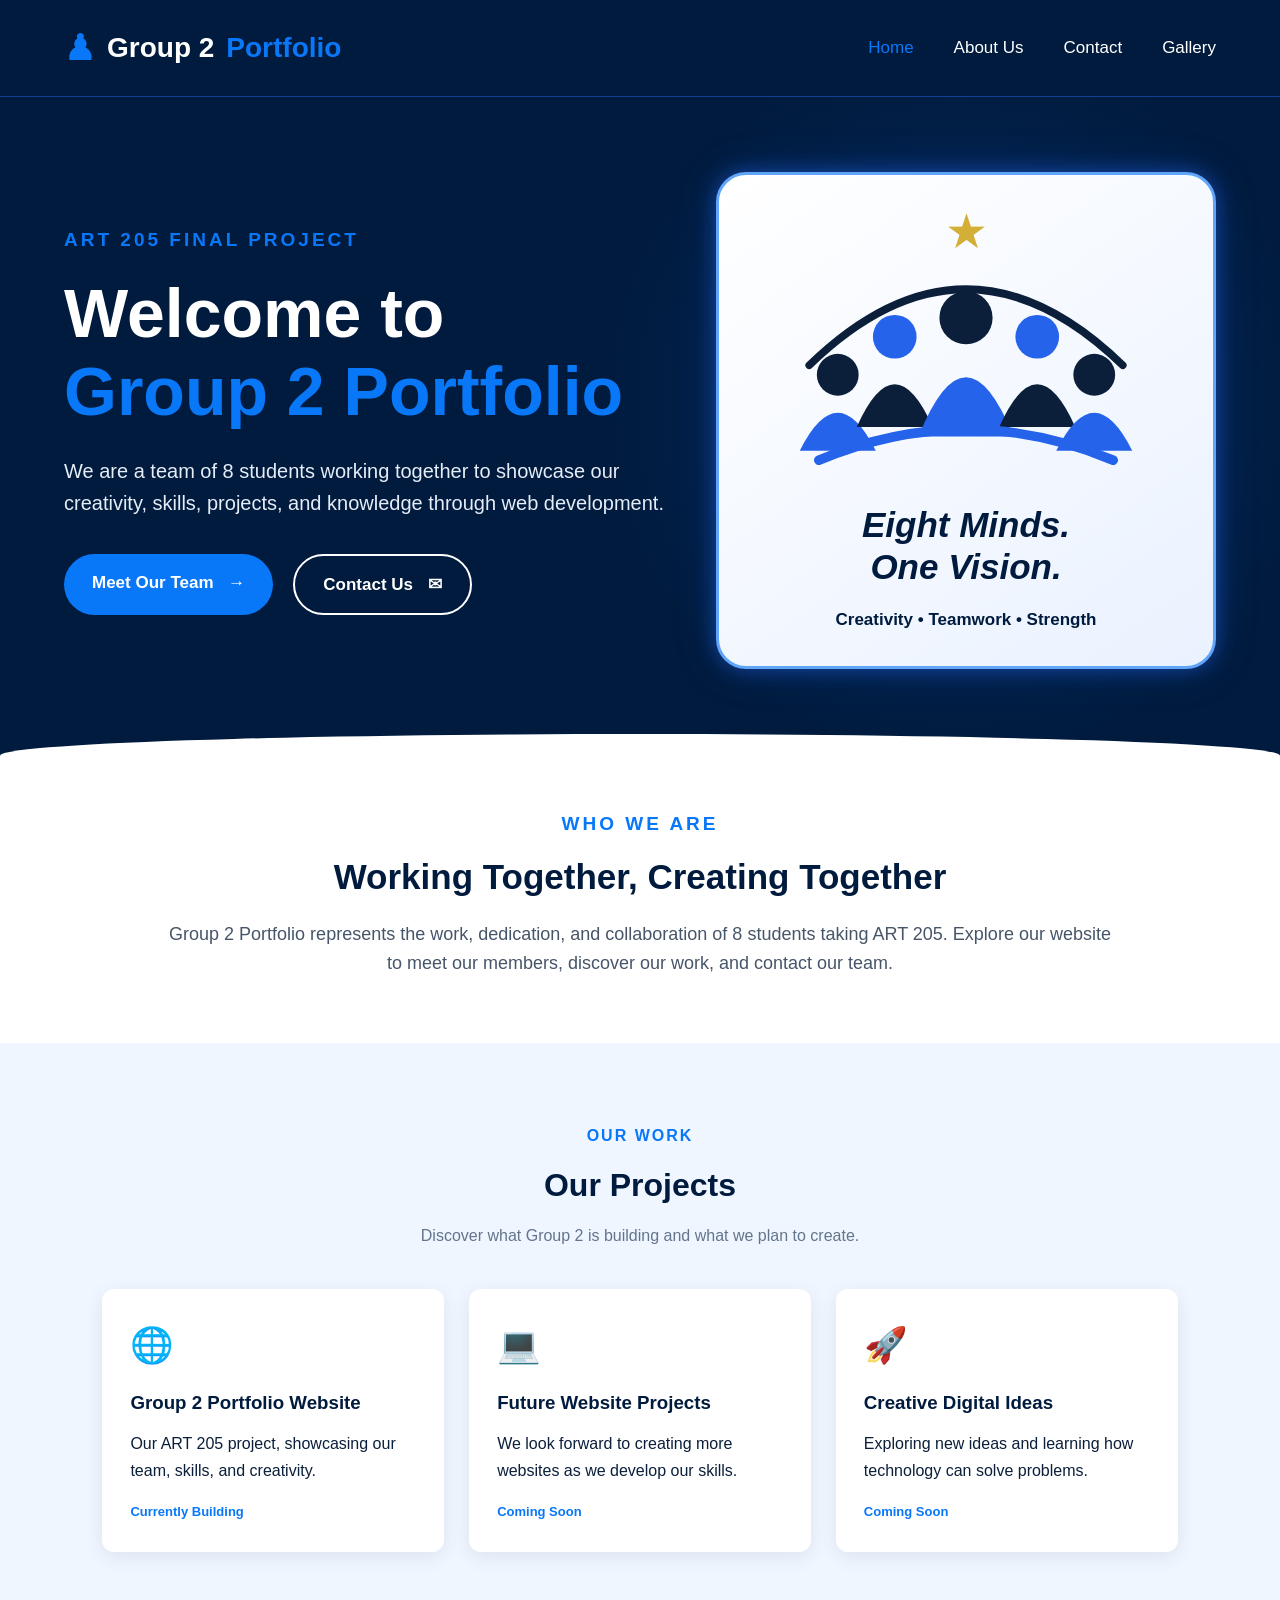
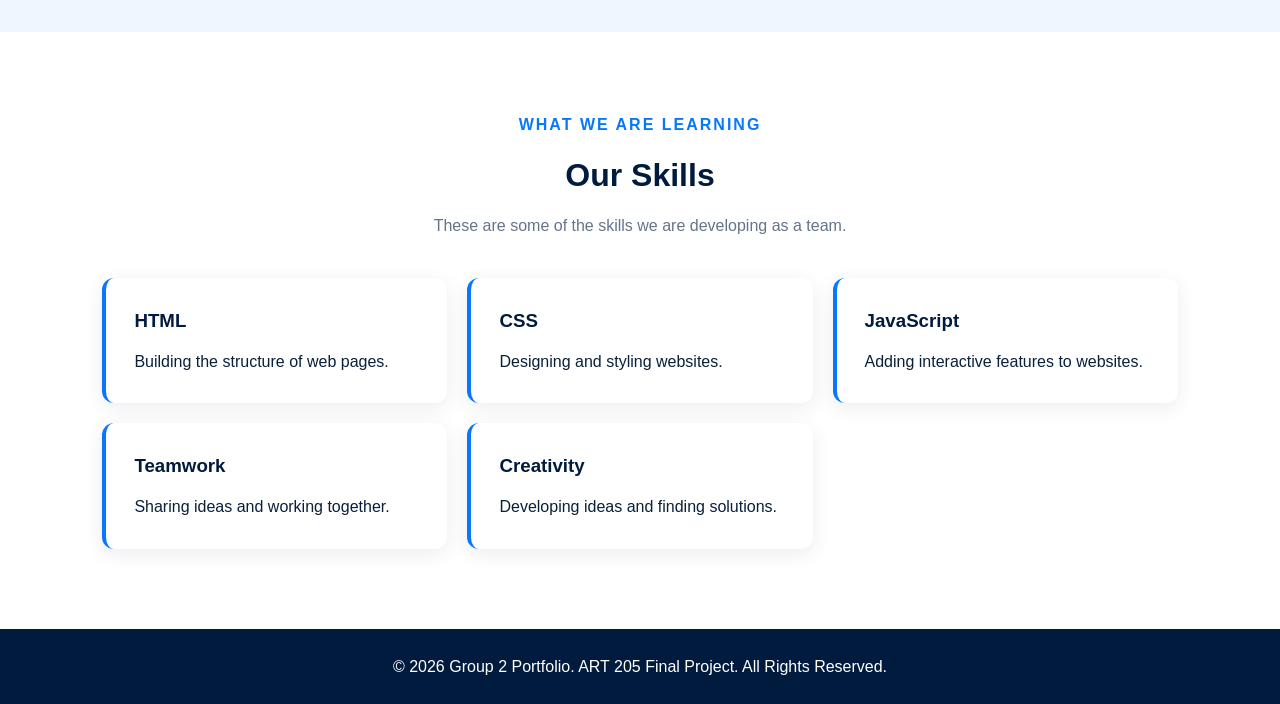
<file: index.html>
<!DOCTYPE html>
<html lang="en">

<head>
    <meta charset="UTF-8">
    <meta name="viewport" content="width=device-width, initial-scale=1.0">

    <title>Group 2 Portfolio | ART 205</title>

    <meta name="description"
        content="Group 2 Portfolio - ART 205 Final Project. Eleven minds, one vision.">

    <link rel="stylesheet" href="css/style.css">
</head>

<body>

    <!-- HEADER -->
    <header class="header">
        <nav class="navbar">

            <a href="index.html" class="logo">
                <span class="logo-icon">♟</span>
                Group 2 <span class="blue-text">Portfolio</span>
            </a>

            <ul class="nav-links">
                <li><a href="index.html" class="active">Home</a></li>
                <li><a href="about.html">About Us</a></li>
                <li><a href="contact.html">Contact</a></li>
                <a href="gallery.html">Gallery</a>
            </ul>

            
        </nav>
    </header>


    <!-- MAIN CONTENT -->
    <main>

        <!-- HERO SECTION -->
        <section class="hero">

            <div class="hero-content">

                <p class="subtitle">ART 205 FINAL PROJECT</p>

                <h1>
                    Welcome to
                    <span>Group 2 Portfolio</span>
                </h1>

                <p class="hero-description">
                    We are a team of 8 students working together
                    to showcase our creativity, skills, projects,
                    and knowledge through web development.
                </p>

                <div class="hero-buttons">

                    <a href="about.html" class="btn">
                        Meet Our Team <span>→</span>
                    </a>

                    <a href="contact.html" class="btn btn-outline">
                        Contact Us <span>✉</span>
                    </a>

                </div>

            </div>


            <!-- TEAMWORK EMBLEM CARD -->
            <div class="hero-card">

                <div class="team-emblem">

                    <div class="star">★</div>

                    <svg viewBox="0 0 400 250"
                        xmlns="http://www.w3.org/2000/svg"
                        class="team-svg">

                        <!-- Top unity arch -->
                        <path d="M35 115 Q200 -45 365 115"
                            fill="none"
                            stroke="#0B1F3A"
                            stroke-width="8"
                            stroke-linecap="round"/>

                        <!-- Left person -->
                        <circle cx="65" cy="125" r="22" fill="#0B1F3A"/>
                        <path d="M25 205 Q65 125 105 205 Z"
                            fill="#2563EB"/>

                        <!-- Second person -->
                        <circle cx="125" cy="85" r="23" fill="#2563EB"/>
                        <path d="M85 180 Q125 90 165 180 Z"
                            fill="#0B1F3A"/>

                        <!-- Center person -->
                        <circle cx="200" cy="65" r="28" fill="#0B1F3A"/>
                        <path d="M150 190 Q200 65 250 190 Z"
                            fill="#2563EB"/>

                        <!-- Fourth person -->
                        <circle cx="275" cy="85" r="23" fill="#2563EB"/>
                        <path d="M235 180 Q275 90 315 180 Z"
                            fill="#0B1F3A"/>

                        <!-- Right person -->
                        <circle cx="335" cy="125" r="22" fill="#0B1F3A"/>
                        <path d="M295 205 Q335 125 375 205 Z"
                            fill="#2563EB"/>

                        <!-- Unity base -->
                        <path d="M45 215 Q200 150 355 215"
                            fill="none"
                            stroke="#2563EB"
                            stroke-width="10"
                            stroke-linecap="round"/>

                    </svg>

                    <h2>Eight Minds.</h2>
                    <h2>One Vision.</h2>

                    <p class="team-motto">
                        Creativity • Teamwork • Strength
                    </p>

                </div>

            </div>

        </section>


        <!-- INTRODUCTION SECTION -->
        <section class="intro">

            <p class="subtitle">WHO WE ARE</p>

            <h2>Working Together, Creating Together</h2>

            <p>
                Group 2 Portfolio represents the work, dedication,
                and collaboration of 8 students taking ART 205.
                Explore our website to meet our members, discover
                our work, and contact our team.
            </p>

        </section>

    </main>

<!-- Projects Section -->
<section class="projects-section" id="projects">
    <div class="section-heading">
        <span>OUR WORK</span>
        <h2>Our Projects</h2>
        <p>Discover what Group 2 is building and what we plan to create.</p>
    </div>

    <div class="projects-grid">
        <div class="project-card">
            <div class="project-icon">🌐</div>
            <h3>Group 2 Portfolio Website</h3>
            <p>Our ART 205 project, showcasing our team, skills, and creativity.</p>
            <span class="project-status">Currently Building</span>
        </div>

        <div class="project-card">
            <div class="project-icon">💻</div>
            <h3>Future Website Projects</h3>
            <p>We look forward to creating more websites as we develop our skills.</p>
            <span class="project-status">Coming Soon</span>
        </div>

        <div class="project-card">
            <div class="project-icon">🚀</div>
            <h3>Creative Digital Ideas</h3>
            <p>Exploring new ideas and learning how technology can solve problems.</p>
            <span class="project-status">Coming Soon</span>
        </div>
    </div>
</section>

<!-- Skills Section -->
<section class="skills-section" id="skills">
    <div class="section-heading">
        <span>WHAT WE ARE LEARNING</span>
        <h2>Our Skills</h2>
        <p>These are some of the skills we are developing as a team.</p>
    </div>

    <div class="skills-grid">
        <div class="skill-card">
            <h3>HTML</h3>
            <p>Building the structure of web pages.</p>
        </div>

        <div class="skill-card">
            <h3>CSS</h3>
            <p>Designing and styling websites.</p>
        </div>

        <div class="skill-card">
            <h3>JavaScript</h3>
            <p>Adding interactive features to websites.</p>
        </div>

        <div class="skill-card">
            <h3>Teamwork</h3>
            <p>Sharing ideas and working together.</p>
        </div>

        <div class="skill-card">
            <h3>Creativity</h3>
            <p>Developing ideas and finding solutions.</p>
        </div>
    </div>
</section>

    <!-- FOOTER -->
    <footer>
        <p>
            &copy; 2026 Group 2 Portfolio.
            ART 205 Final Project. All Rights Reserved.
        </p>
    </footer>

    <script src="js/script.js"></script>

</body>
</html>
</file>
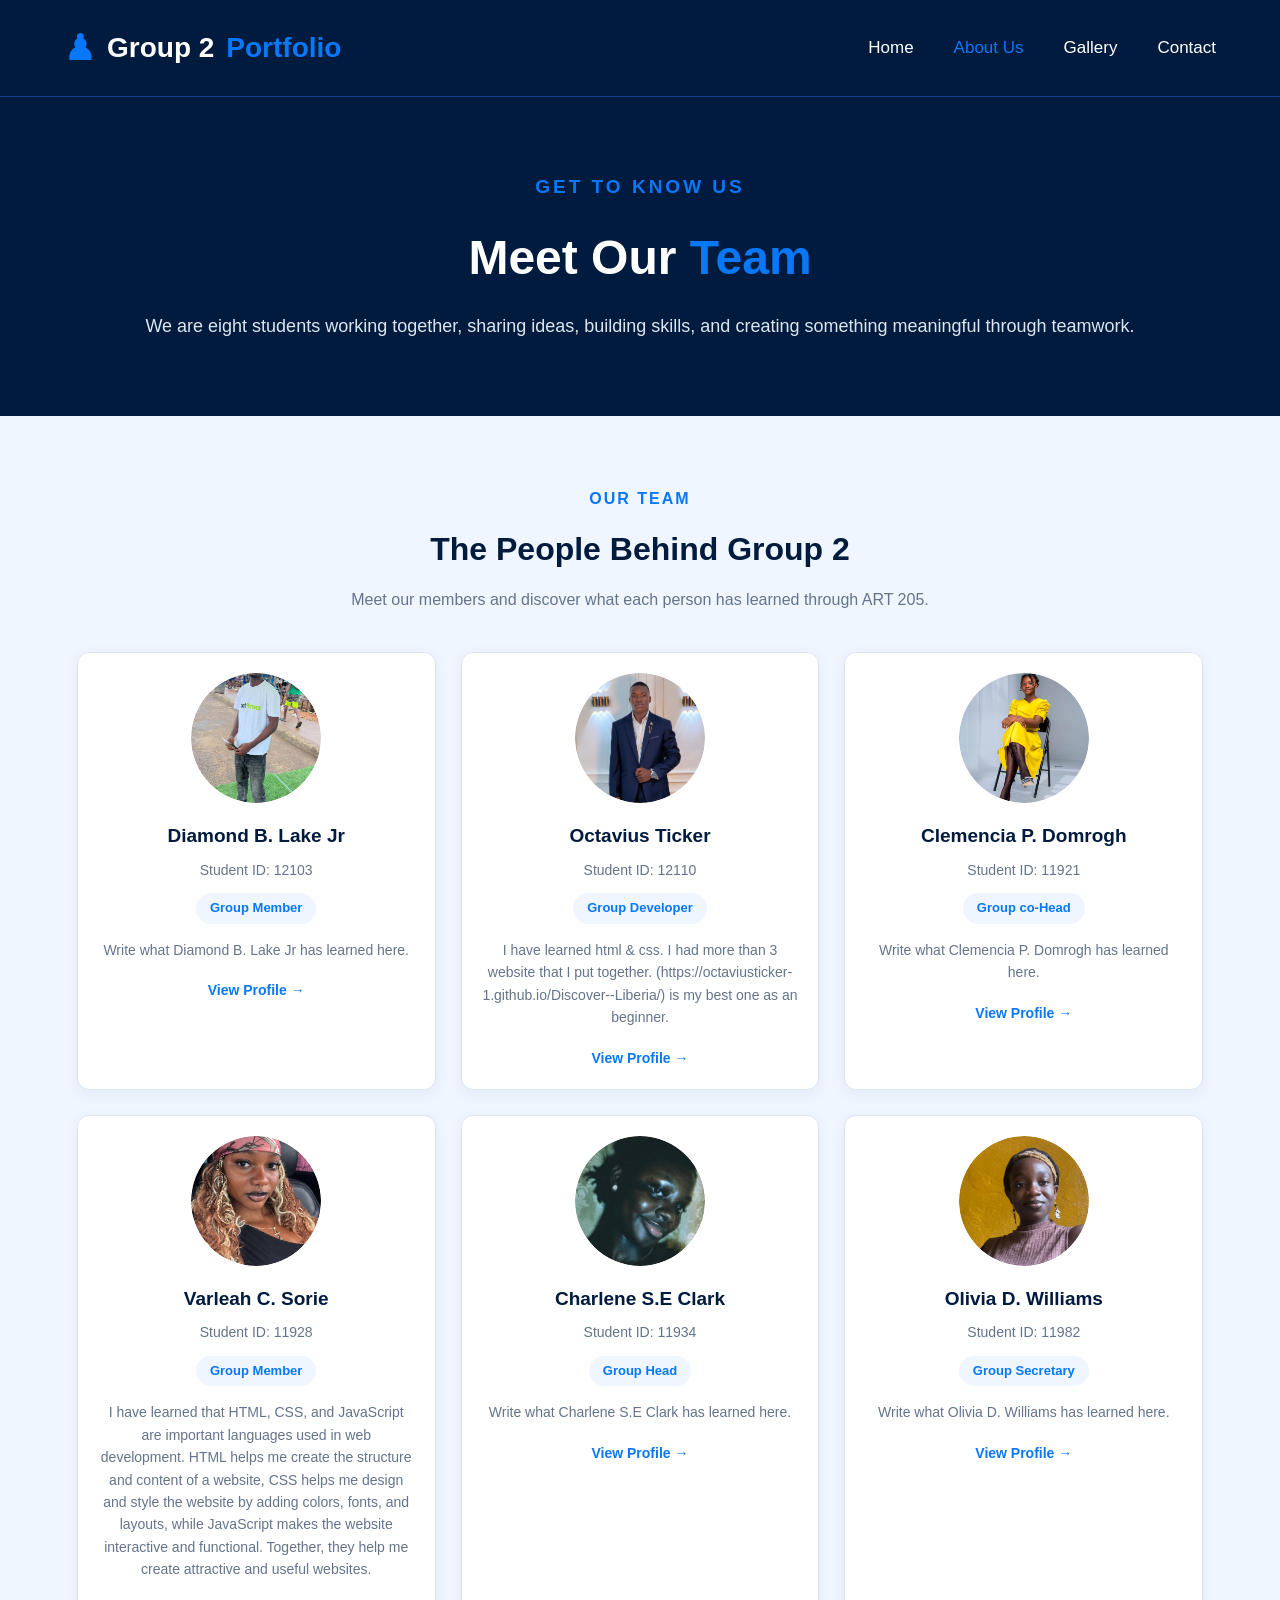
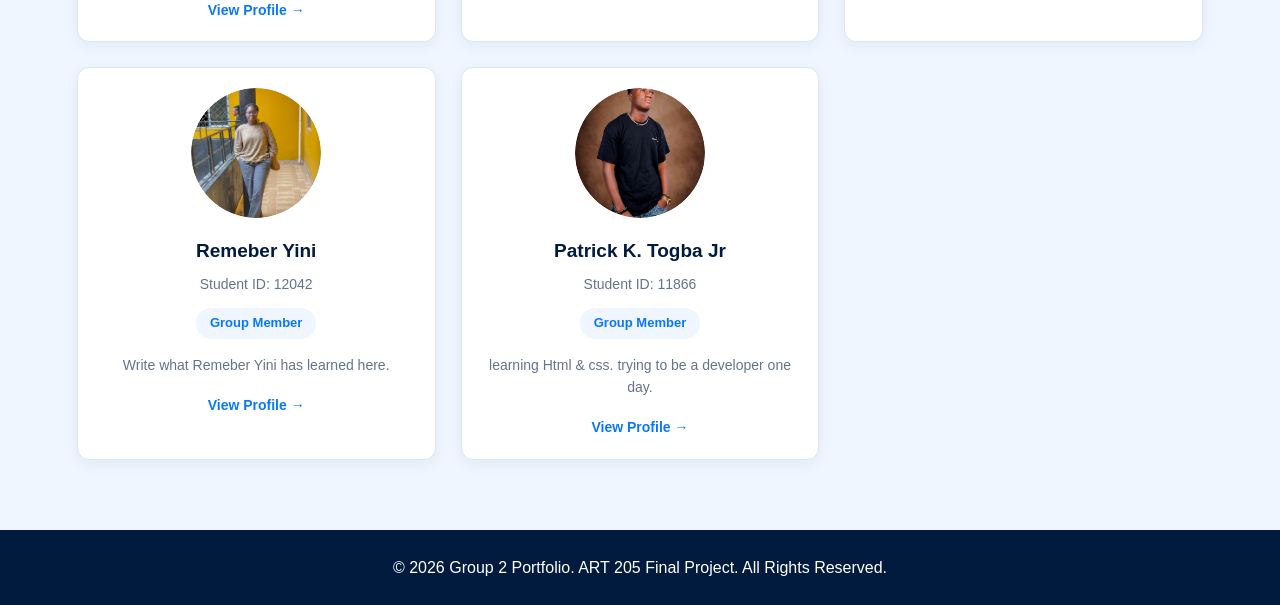
<file: about.html>
<!DOCTYPE html>
<html lang="en">

<head>
    <meta charset="UTF-8">
    <meta name="viewport" content="width=device-width, initial-scale=1.0">

    <title>About Us | Group 2 Portfolio</title>

    <meta name="description"
        content="Meet the eleven members of Group 2 Portfolio, ART 205.">

    <link rel="stylesheet" href="css/style.css">
</head>

<body>

    <!-- HEADER -->
    <header class="header">
        <nav class="navbar">

            <a href="index.html" class="logo">
                <span class="logo-icon">♟</span>
                Group 2 <span class="blue-text">Portfolio</span>
            </a>

            <ul class="nav-links">
                <li><a href="index.html">Home</a></li>
                <li><a href="about.html" class="active">About Us</a></li>
                <li><a href="gallery.html">Gallery</a></li>
                <li><a href="contact.html">Contact</a></li>
            </ul>

        </nav>
    </header>


    <!-- ABOUT HERO -->
    <main>

        <section class="about-hero">

            <p class="subtitle">GET TO KNOW US</p>

            <h1>Meet Our <span>Team</span></h1>

            <p>
                We are eight students working together,
                sharing ideas, building skills, and creating
                something meaningful through teamwork.
            </p>

        </section>


        <!-- TEAM MEMBERS -->
        <section class="team-section">

            <div class="section-heading">

                <span>OUR TEAM</span>

                <h2>The People Behind Group 2</h2>

                <p>
                    Meet our members and discover what
                    each person has learned through ART 205.
                </p>

            </div>


            <div class="team-grid">


                <!-- MEMBER 1 -->
                <div class="member-card" data-member="0"
                     role="button" tabindex="0">

                    <div class="member-photo">
                        <img src="images/diamond.jpg"
                             alt="Diamond B. Lake Jr"
                             onerror="this.style.display='none'; this.nextElementSibling.style.display='flex';">

                        <span class="photo-placeholder">DL</span>
                    </div>

                    <h3>Diamond B. Lake Jr</h3>

                    <p class="member-id">Student ID: 12103</p>

                    <span class="member-role">Group Member</span>

                    <p class="member-info">
                        Write what Diamond B. Lake Jr has learned here.
                    </p>

                    <span class="view-profile">View Profile →</span>

                </div>


                <!-- MEMBER 2 -->
                <div class="member-card" data-member="1"
                     role="button" tabindex="0">

                    <div class="member-photo">
                        <img src="images/octavius.jpg"
                             alt="Octavius Ticker"
                             onerror="this.style.display='none'; this.nextElementSibling.style.display='flex';">

                        <span class="photo-placeholder">OT</span>
                    </div>

                    <h3>Octavius Ticker</h3>

                    <p class="member-id">Student ID: 12110</p>

                    <span class="member-role">Group Developer</span>

                    <p class="member-info">
                        I have learned html & css. I had more than 3 website that I put together. (https://octaviusticker-1.github.io/Discover--Liberia/) is my best one as an beginner.
                    </p>

                    <span class="view-profile">View Profile →</span>

                </div>


                <!-- MEMBER 3
                <div class="member-card" data-member="2"
                     role="button" tabindex="0">

                    <div class="member-photo">
                        <img src="images/melvina.jpg"
                             alt="B. Melvina Saye"
                             onerror="this.style.display='none'; this.nextElementSibling.style.display='flex';">

                        <span class="photo-placeholder">MS</span>
                    </div>

                    <h3>B. Melvina Saye</h3>

                    <p class="member-id">Student ID: 12124</p>

                    <span class="member-role">Group Member</span>

                    <p class="member-info">
                        Write what B. Melvina Saye has learned here.
                    </p>

                    <span class="view-profile">View Profile →</span>

                </div> -->


                <!-- MEMBER 4
                <div class="member-card" data-member="3"
                     role="button" tabindex="0">

                    <div class="member-photo">
                        <img src="images/john.jpg"
                             alt="John S. Kollie"
                             onerror="this.style.display='none'; this.nextElementSibling.style.display='flex';">

                        <span class="photo-placeholder">JK</span>
                    </div>

                    <h3>John S. Kollie</h3>

                    <p class="member-id">Student ID: 12156</p>

                    <span class="member-role">Group Member</span>

                    <p class="member-info">
                        Write what John S. Kollie has learned here.
                    </p>

                    <span class="view-profile">View Profile →</span>

                </div> -->


                <!-- MEMBER 5 -->
                <div class="member-card" data-member="4"
                     role="button" tabindex="0">

                    <div class="member-photo">
                        <img src="images/clemencia.jpg"
                             alt="Clemencia P. Domrogh"
                             onerror="this.style.display='none'; this.nextElementSibling.style.display='flex';">

                        <span class="photo-placeholder">CD</span>
                    </div>

                    <h3>Clemencia P. Domrogh</h3>

                    <p class="member-id">Student ID: 11921</p>

                    <span class="member-role">Group co-Head</span>

                    <p class="member-info">
                        Write what Clemencia P. Domrogh has learned here.
                    </p>

                    <span class="view-profile">View Profile →</span>

                </div>


                    <!-- MEMBER 6
                    <div class="member-card" data-member="5"
                        role="button" tabindex="0">

                        <div class="member-photo">
                            <img src="images/sylvelena.jpg"
                                alt="Sylvelena K. Kerkula"
                                onerror="this.style.display='none'; this.nextElementSibling.style.display='flex';">

                            <span class="photo-placeholder">SK</span>
                        </div>

                        <h3>Sylvelena K. Kerkula</h3>

                        <p class="member-id">Student ID: 11927</p>

                        <span class="member-role">Group Member</span>

                        <p class="member-info">
                            Write what Sylvelena K. Kerkula has learned here.
                        </p>

                        <span class="view-profile">View Profile →</span>

                    </div> -->


                <!-- MEMBER 7 -->
                <div class="member-card" data-member="6"
                     role="button" tabindex="0">

                    <div class="member-photo">
                        <img src="images/varleah.jpg"
                             alt="Varleah C. Sorie"
                             onerror="this.style.display='none'; this.nextElementSibling.style.display='flex';">

                        <span class="photo-placeholder">VS</span>
                    </div>

                    <h3>Varleah C. Sorie</h3>

                    <p class="member-id">Student ID: 11928</p>

                    <span class="member-role">Group Member</span>

                    <p class="member-info">
                        I have learned that HTML, CSS, and JavaScript are important languages used in web development. HTML helps me create the structure and content of a website, CSS helps me design and style the website by adding colors, fonts, and layouts, while JavaScript makes the website interactive and functional. Together, they help me create attractive and useful websites.
                    </p>

                    <span class="view-profile">View Profile →</span>

                </div>


                <!-- MEMBER 8 -->
                <div class="member-card" data-member="7"
                     role="button" tabindex="0">

                    <div class="member-photo">
                        <img src="images/charlene.jpg"
                             alt="Charlene S.E Clark"
                             onerror="this.style.display='none'; this.nextElementSibling.style.display='flex';">

                        <span class="photo-placeholder">CC</span>
                    </div>

                    <h3>Charlene S.E Clark</h3>

                    <p class="member-id">Student ID: 11934</p>

                    <span class="member-role">Group Head</span>

                    <p class="member-info">
                        Write what Charlene S.E Clark has learned here.
                    </p>

                    <span class="view-profile">View Profile →</span>

                </div>


                <!-- MEMBER 9 -->
                <div class="member-card" data-member="8"
                     role="button" tabindex="0">

                    <div class="member-photo">
                        <img src="images/olivia.jpg"
                             alt="Olivia D. Williams"
                             onerror="this.style.display='none'; this.nextElementSibling.style.display='flex';">

                        <span class="photo-placeholder">OW</span>
                    </div>

                    <h3>Olivia D. Williams</h3>

                    <p class="member-id">Student ID: 11982</p>

                    <span class="member-role">Group Secretary</span>

                    <p class="member-info">
                        Write what Olivia D. Williams has learned here.
                    </p>

                    <span class="view-profile">View Profile →</span>

                </div>


                 <!-- MEMBER 10 -->
                <div class="member-card" data-member="9"
                     role="button" tabindex="0">

                    <div class="member-photo">
                        <img src="images/remeber.jpg"
                             alt="Remeber Yini"
                             onerror="this.style.display='none'; this.nextElementSibling.style.display='flex';">

                        <span class="photo-placeholder">RY</span>
                    </div>

                    <h3>Remeber Yini</h3>

                    <p class="member-id">Student ID: 12042</p>

                    <span class="member-role">Group Member</span>

                    <p class="member-info">
                        Write what Remeber Yini has learned here.
                    </p>

                    <span class="view-profile">View Profile →</span>

                </div>


                <!-- MEMBER 11 -->
                <div class="member-card" data-member="10"
                     role="button" tabindex="0">

                    <div class="member-photo">
                        <img src="images/patrick.jpg"
                             alt="Patrick K. Togba Jr"
                             onerror="this.style.display='none'; this.nextElementSibling.style.display='flex';">

                        <span class="photo-placeholder">PT</span>
                    </div>

                    <h3>Patrick K. Togba Jr</h3>

                    <p class="member-id">Student ID: 11866</p>

                    <span class="member-role">Group Member</span>

                    <p class="member-info">
                        learning Html & css. trying to be a developer one day.
                    </p>

                    <span class="view-profile">View Profile →</span>

                </div>


            </div>

        </section>

    </main>


    <!-- MEMBER PROFILE MODAL -->
    <div class="modal" id="memberModal" aria-hidden="true">

        <div class="modal-content">

            <button class="modal-close"
                    id="closeMemberModal"
                    aria-label="Close">&times;</button>

            <div class="modal-avatar" id="modalInitials"></div>

            <h2 id="modalName"></h2>

            <p id="modalId"></p>

            <p id="modalRole">Group Member</p>

            <p id="modalDescription">
                A member of Group 2 working together
                toward one vision.
            </p>

        </div>

    </div>


    <!-- FOOTER -->
    <footer>

        <p>
            &copy; 2026 Group 2 Portfolio.
            ART 205 Final Project. All Rights Reserved.
        </p>

    </footer>

    <script src="js/script.js"></script>

</body>
</html>
</file>
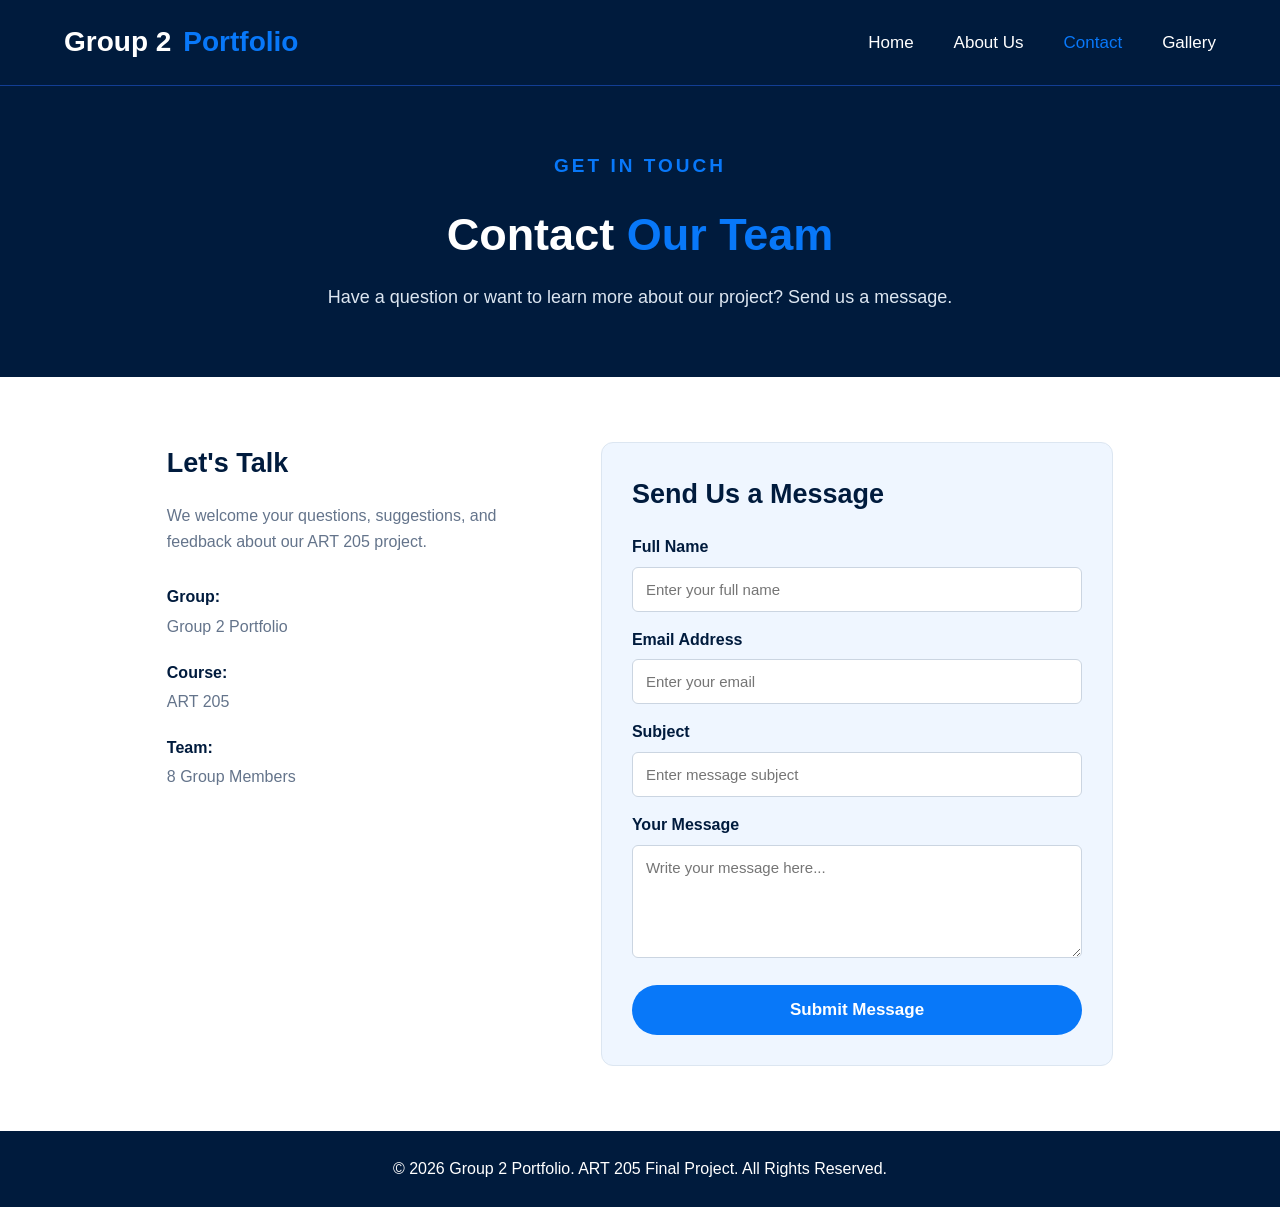
<file: contact.html>
<!DOCTYPE html>
<html lang="en">

<head>
    <meta charset="UTF-8">
    <meta name="viewport" content="width=device-width, initial-scale=1.0">

    <title>Contact Us | Group 2 Portfolio</title>

    <link rel="stylesheet" href="css/style.css">
</head>

<body>

    <!-- HEADER -->
    <header class="header">
        <nav class="navbar">

            <a href="index.html" class="logo">
                Group 2 <span class="blue-text">Portfolio</span>
            </a>

            <ul class="nav-links">
                <li><a href="index.html">Home</a></li>
                <li><a href="about.html">About Us</a></li>
                <li><a href="contact.html" class="active">Contact</a></li>
                <a href="gallery.html">Gallery</a>
            </ul>

        </nav>
    </header>

    <!-- CONTACT SECTION -->
    <main>

        <section class="contact-hero">
            <p class="subtitle">GET IN TOUCH</p>
            <h1>Contact <span>Our Team</span></h1>
            <p>
                Have a question or want to learn more about
                our project? Send us a message.
            </p>
        </section>

        <section class="contact-section">

            <div class="contact-info">

                <h2>Let's Talk</h2>

                <p>
                    We welcome your questions, suggestions,
                    and feedback about our ART 205 project.
                </p>

                <div class="contact-detail">
                    <strong>Group:</strong>
                    <span>Group 2 Portfolio</span>
                </div>

                <div class="contact-detail">
                    <strong>Course:</strong>
                    <span>ART 205</span>
                </div>

                <div class="contact-detail">
                    <strong>Team:</strong>
                    <span>8 Group Members</span>
                </div>

            </div>

            <!-- CONTACT FORM -->
            <form class="contact-form" id="contactForm">

                <h2>Send Us a Message</h2>

                <label for="name">Full Name</label>
                <input
                    type="text"
                    id="name"
                    name="name"
                    placeholder="Enter your full name"
                    required
                >

                <label for="email">Email Address</label>
                <input
                    type="email"
                    id="email"
                    name="email"
                    placeholder="Enter your email"
                    required
                >

                <label for="subject">Subject</label>
                <input
                    type="text"
                    id="subject"
                    name="subject"
                    placeholder="Enter message subject"
                    required
                >

                <label for="message">Your Message</label>
                <textarea
                    id="message"
                    name="message"
                    rows="5"
                    placeholder="Write your message here..."
                    required
                ></textarea>

                <button type="submit" class="btn submit-btn">
                    Submit Message
                </button>

            </form>

        </section>

    </main>

    <!-- CONFIRMATION MODAL -->
    <div class="modal" id="confirmationModal" aria-hidden="true">

        <div class="modal-content"
            role="dialog"
            aria-modal="true"
            aria-labelledby="confirmationTitle">

            <h2 id="confirmationTitle">Confirm Submission</h2>

            <p>
                Are you sure you want to submit this form?
            </p>

            <div class="confirmation-buttons">

                <button type="button" id="confirmSubmit" class="btn">
                    Confirm
                </button>

                <button type="button" id="cancelSubmit"
                    class="btn cancel-btn">
                    Cancel
                </button>

            </div>

        </div>

    </div>

    <!-- SUCCESS MODAL -->
    <div class="modal" id="successModal" aria-hidden="true">

        <div class="modal-content"
            role="dialog"
            aria-modal="true"
            aria-labelledby="successTitle">

            <h2 id="successTitle">Thank You!</h2>

            <p>Your form has been submitted successfully.</p>

            <button type="button" id="closeSuccess" class="btn">
                Close
            </button>

        </div>

    </div>

    <!-- FOOTER -->
    <footer>
        <p>
            &copy; 2026 Group 2 Portfolio.
            ART 205 Final Project. All Rights Reserved.
        </p>
    </footer>

    <script src="js/script.js"></script>

</body>
</html>
</file>
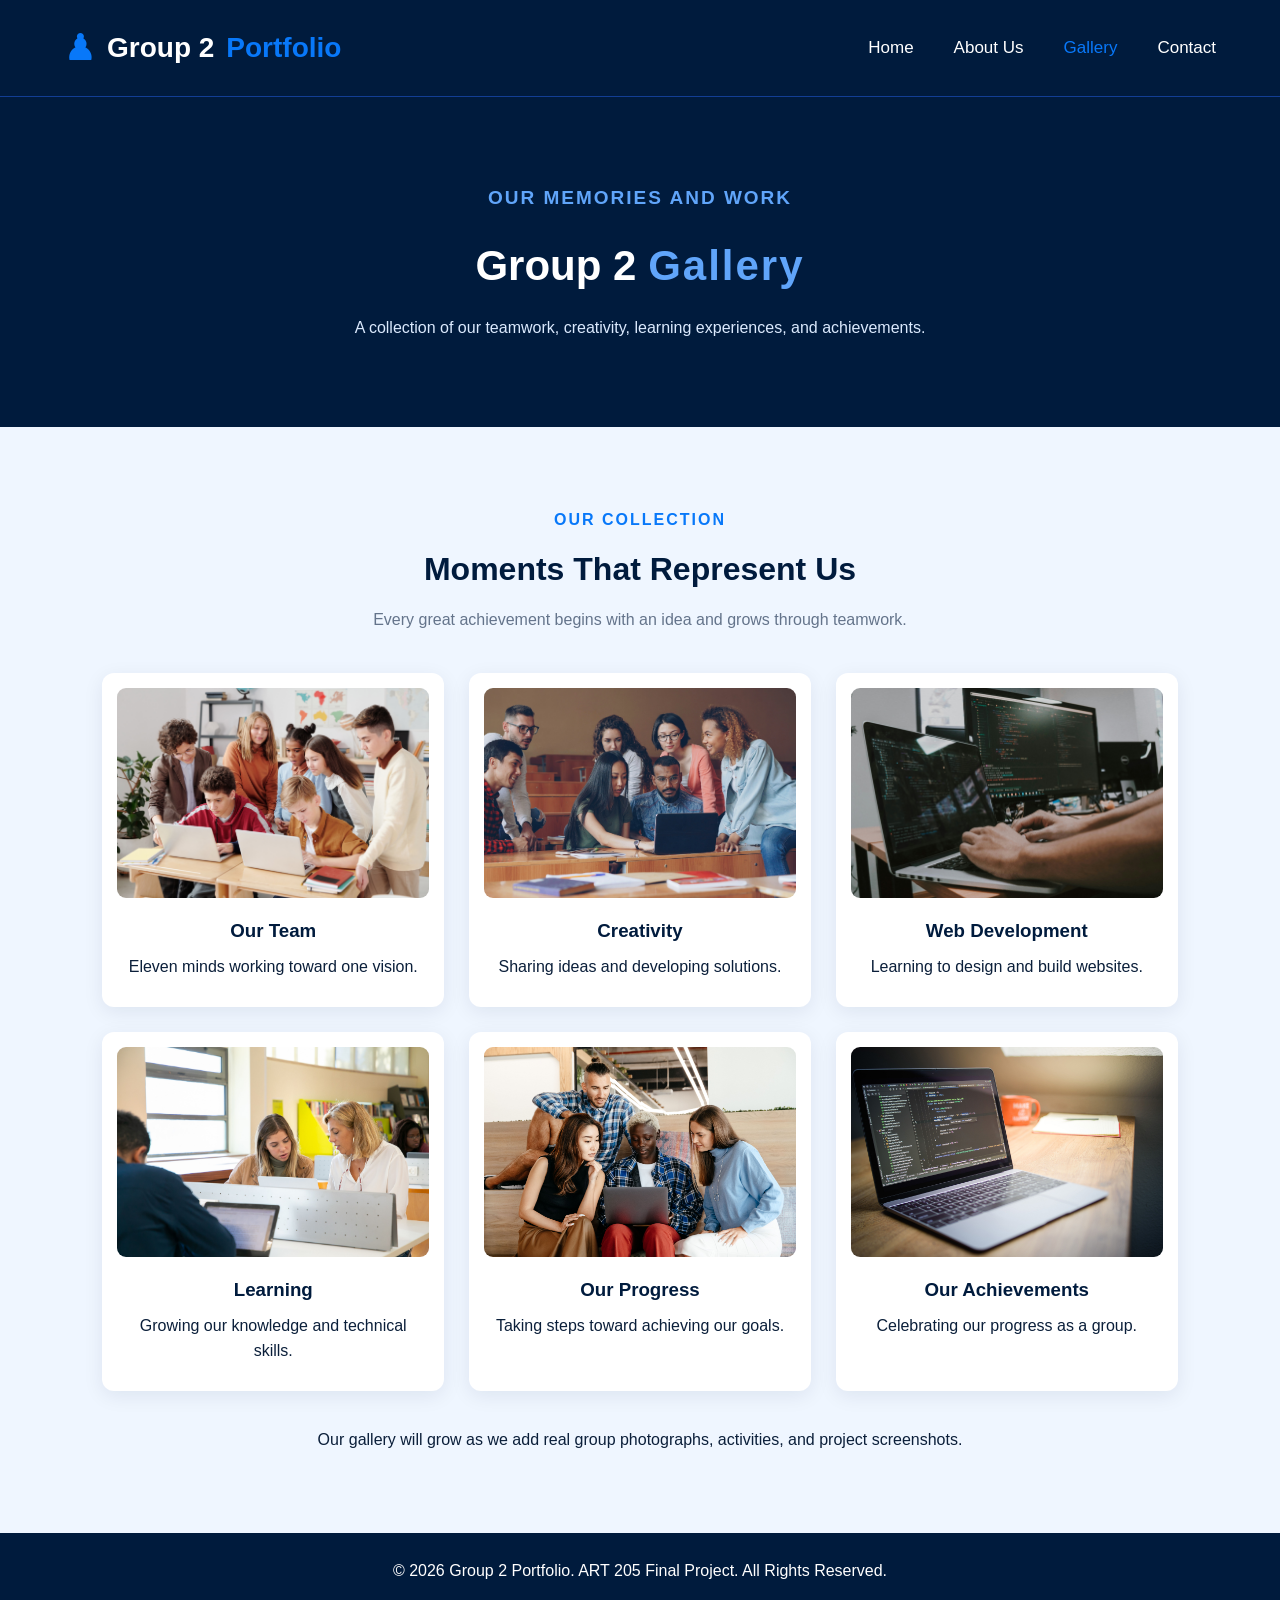
<file: gallery.html>
<!DOCTYPE html>
<html lang="en">

<head>
    <meta charset="UTF-8">
    <meta name="viewport" content="width=device-width, initial-scale=1.0">

    <title>Gallery | Group 2 Portfolio</title>

    <meta name="description"
        content="Explore the Group 2 Portfolio gallery, featuring teamwork, learning, creativity, and projects.">

    <link rel="stylesheet" href="css/style.css">
</head>

<body>

    <!-- HEADER -->
    <header class="header">
        <nav class="navbar">

            <a href="index.html" class="logo">
                <span class="logo-icon">♟</span>
                Group 2 <span class="blue-text">Portfolio</span>
            </a>

            <ul class="nav-links">
                <li><a href="index.html">Home</a></li>
                <li><a href="about.html">About Us</a></li>
                <li><a href="gallery.html" class="active">Gallery</a></li>
                <li><a href="contact.html">Contact</a></li>
            </ul>

        </nav>
    </header>


    <!-- MAIN CONTENT -->
    <main>

        <!-- GALLERY HERO -->
        <section class="gallery-hero">

            <p class="subtitle">OUR MEMORIES AND WORK</p>

            <h1>
                Group 2
                <span>Gallery</span>
            </h1>

            <p>
                A collection of our teamwork, creativity,
                learning experiences, and achievements.
            </p>

        </section>


        <!-- GALLERY SECTION -->
        <section class="gallery-section">

            <div class="section-heading">
                <span>OUR COLLECTION</span>

                <h2>Moments That Represent Us</h2>

                <p>
                    Every great achievement begins with an idea
                    and grows through teamwork.
                </p>
            </div>


            <!-- PHOTO GRID -->
            <div class="gallery-grid">

                <div class="gallery-card">

                    <div class="gallery-image">
                        <img src="images/teamwork.jpg"
                            alt="Group 2 teamwork photo">
                    </div>

                    <h3>Our Team</h3>
                    <p>Eleven minds working toward one vision.</p>

                </div>


                <div class="gallery-card">

                    <div class="gallery-image">
                        <img src="images/creativity.jpg"
                            alt="Group 2 creativity photo">
                    </div>

                    <h3>Creativity</h3>
                    <p>Sharing ideas and developing solutions.</p>

                </div>


                <div class="gallery-card">

                    <div class="gallery-image">
                        <img src="images/web-development.jpg"
                            alt="Group 2 web development work">
                    </div>

                    <h3>Web Development</h3>
                    <p>Learning to design and build websites.</p>

                </div>


                <div class="gallery-card">

                    <div class="gallery-image">
                        <img src="images/learning.jpg"
                            alt="Group 2 learning experience">
                    </div>

                    <h3>Learning</h3>
                    <p>Growing our knowledge and technical skills.</p>

                </div>


                <div class="gallery-card">

                    <div class="gallery-image">
                        <img src="images/our-progress.jpg"
                            alt="Group 2 project progress">
                    </div>

                    <h3>Our Progress</h3>
                    <p>Taking steps toward achieving our goals.</p>

                </div>


                <div class="gallery-card">

                    <div class="gallery-image">
                        <img src="images/achievements.jpg"
                            alt="Group 2 achievements">
                    </div>

                    <h3>Our Achievements</h3>
                    <p>Celebrating our progress as a group.</p>

                </div>

            </div>

            <p class="gallery-note">
                Our gallery will grow as we add real group photographs,
                activities, and project screenshots.
            </p>

        </section>

    </main>


    <!-- FOOTER -->
    <footer>
        <p>
            &copy; 2026 Group 2 Portfolio.
            ART 205 Final Project. All Rights Reserved.
        </p>
    </footer>


    <script src="js/script.js"></script>

</body>
</html>
</file>
<file: css/style.css>
/* =========================
   GENERAL SETTINGS
========================= */

* {
    margin: 0;
    padding: 0;
    box-sizing: border-box;
}

:root {
    --primary: #001B3D;
    --secondary: #0878F9;
    --light-blue: #60A5FA;
    --white: #FFFFFF;
    --light: #EFF6FF;
    --dark: #0B1F3A;
}

html {
    scroll-behavior: smooth;
}

body {
    font-family: Arial, sans-serif;
    background: var(--white);
    color: var(--dark);
    line-height: 1.6;
}


/* =========================
   HEADER
========================= */

.header {
    background: var(--primary);
    border-bottom: 1px solid rgba(37, 99, 235, 0.5);
    padding: 20px 5%;
}

.navbar {
    display: flex;
    justify-content: space-between;
    align-items: center;
    gap: 25px;
}

.logo {
    color: var(--white);
    font-size: 28px;
    font-weight: bold;
    text-decoration: none;
    display: flex;
    align-items: center;
    gap: 12px;
}

.logo-icon {
    color: var(--secondary);
    font-size: 35px;
}

.blue-text {
    color: var(--secondary);
}

.nav-links {
    display: flex;
    gap: 40px;
    list-style: none;
}

.nav-links a {
    color: var(--white);
    text-decoration: none;
    font-size: 17px;
    transition: 0.3s;
}

.nav-links a:hover,
.nav-links a.active {
    color: var(--secondary);
}


/* =========================
   HERO SECTION
========================= */

.hero {
    min-height: 620px;
    padding: 75px 5% 110px;

    background:
        radial-gradient(circle at 75% 45%,
        rgba(37, 99, 235, 0.2),
        transparent 35%),
        var(--primary);

    color: var(--white);

    display: flex;
    justify-content: space-between;
    align-items: center;
    gap: 50px;

    position: relative;
    overflow: hidden;
}

.hero-content {
    flex: 1;
    max-width: 700px;
    position: relative;
    z-index: 1;
}

.subtitle {
    color: var(--secondary);
    font-size: 19px;
    font-weight: bold;
    letter-spacing: 3px;
    margin-bottom: 18px;
}

.hero h1 {
    font-size: clamp(42px, 5.5vw, 68px);
    line-height: 1.15;
    margin-bottom: 25px;
}

.hero h1 span {
    display: block;
    color: var(--secondary);
}

.hero-description {
    color: #E5EDF8;
    font-size: 20px;
    max-width: 650px;
    margin-bottom: 35px;
}


/* =========================
   HERO BUTTONS
========================= */

.hero-buttons {
    display: flex;
    flex-wrap: wrap;
    gap: 20px;
}

.btn {
    display: inline-block;
    background: var(--secondary);
    color: var(--white);

    padding: 15px 28px;
    border-radius: 40px;

    text-decoration: none;
    font-weight: bold;
    font-size: 17px;

    transition: 0.3s;
}

.btn:hover {
    background: #0057C8;
    transform: translateY(-3px);
}

.btn span {
    margin-left: 10px;
}

.btn-outline {
    background: transparent;
    border: 2px solid var(--white);
}

.btn-outline:hover {
    background: var(--secondary);
    border-color: var(--secondary);
}


/* =========================
   TEAMWORK CARD
========================= */

.hero-card {
    flex: 1;
    max-width: 500px;
    padding: 18px;

    background: linear-gradient(
        145deg,
        #FFFFFF,
        #EAF2FF
    );

    border: 3px solid #60A5FA;
    border-radius: 30px;

    box-shadow:
        0 0 20px rgba(37, 99, 235, 0.5),
        0 0 45px rgba(37, 99, 235, 0.2);

    position: relative;
    z-index: 1;
}

.team-emblem {
    text-align: center;
    padding: 15px;
    color: var(--primary);
}

.star {
    color: #D4AF37;
    font-size: 48px;
    line-height: 1;
}

.team-svg {
    width: 100%;
    max-width: 380px;
    height: auto;
    display: block;
    margin: 0 auto 10px;
}

.team-emblem h2 {
    font-size: 35px;
    line-height: 1.2;
    font-style: italic;
}

.team-motto {
    color: var(--primary);
    font-size: 17px;
    font-weight: bold;
    margin-top: 18px;
}


/* =========================
   INTRODUCTION SECTION
========================= */

.intro {
    background: var(--white);

    margin-top: -45px;
    padding: 75px 8% 65px;

    border-radius: 50% 50% 0 0 / 7% 7% 0 0;

    position: relative;
    z-index: 2;

    text-align: center;
}

.intro .subtitle {
    margin-bottom: 10px;
}

.intro h2 {
    color: var(--primary);
    font-size: 35px;
    margin-bottom: 15px;
}

.intro > p:last-child {
    max-width: 950px;
    margin: auto;
    color: #475569;
    font-size: 18px;
}


/* =========================
   FOOTER
========================= */

footer {
    background: var(--primary);
    color: var(--white);
    text-align: center;
    padding: 25px;
}


/* =========================
   RESPONSIVE DESIGN
========================= */

@media (max-width: 900px) {

    .hero {
        flex-direction: column;
        text-align: center;
        padding: 65px 6% 100px;
    }

    .hero-content {
        max-width: 750px;
    }

    .hero-description {
        margin-left: auto;
        margin-right: auto;
    }

    .hero-buttons {
        justify-content: center;
    }

    .hero-card {
        width: 100%;
        max-width: 500px;
    }
}

@media (max-width: 600px) {

    .header {
        padding: 18px 5%;
    }

    .navbar {
        flex-direction: column;
    }

    .logo {
        font-size: 23px;
    }

    .nav-links {
        gap: 22px;
    }

    .nav-links a {
        font-size: 15px;
    }

    .hero {
        padding: 55px 6% 85px;
    }

    .hero h1 {
        font-size: 39px;
    }

    .hero-description {
        font-size: 17px;
    }

    .hero-buttons {
        flex-direction: column;
        align-items: center;
    }

    .btn {
        width: 100%;
        max-width: 280px;
    }

    .hero-card {
        padding: 12px;
    }

    .team-emblem h2 {
        font-size: 28px;
    }

    .team-motto {
        font-size: 13px;
    }

    .intro {
        padding: 65px 6% 50px;
    }

    .intro h2 {
        font-size: 27px;
    }

    .intro > p:last-child {
        font-size: 16px;
    }
}


/* =========================
   ABOUT US PAGE
========================= */

.about-hero {
    background: var(--primary);
    color: var(--white);
    text-align: center;
    padding: 75px 6%;
}

.about-hero h1 {
    font-size: 48px;
    margin-bottom: 15px;
}

.about-hero h1 span {
    color: var(--secondary);
}

.about-hero > p:last-child {
    color: #DCE6F1;
    font-size: 18px;
}

/* Team Section */

.team-section {
    padding: 70px 6%;
    background: var(--light);
}

.section-heading {
    text-align: center;
    margin-bottom: 40px;
}

.section-heading h2 {
    color: var(--primary);
    font-size: 34px;
    margin-bottom: 8px;
}

.section-heading > p:last-child {
    color: #64748B;
}

/* Member Cards */

.team-grid {
    display: grid;
    grid-template-columns: repeat(3, 1fr);
    gap: 25px;
    max-width: 1200px;
    margin: auto;
}

.member-card {
    background: var(--white);
    border: 1px solid #DCE6F1;
    border-radius: 12px;
    padding: 28px 18px;
    text-align: center;
    font-family: inherit;
    cursor: pointer;
    color: var(--dark);
    box-shadow: 0 4px 15px rgba(11, 31, 58, 0.06);
    transition: 0.3s;
}

.member-card:hover {
    transform: translateY(-6px);
    border-color: var(--secondary);
    box-shadow: 0 10px 25px rgba(11, 31, 58, 0.12);
}

.member-avatar {
    width: 85px;
    height: 85px;
    margin: 0 auto 18px;
    border-radius: 50%;
    background: var(--primary);
    color: var(--white);
    border: 4px solid #BFDBFE;

    display: flex;
    align-items: center;
    justify-content: center;

    font-size: 25px;
    font-weight: bold;
}

.member-card h3 {
    color: var(--primary);
    font-size: 19px;
    margin-bottom: 7px;
}

.member-card > p {
    color: #64748B;
    font-size: 14px;
    margin-bottom: 12px;
}

.member-role {
    display: inline-block;
    background: var(--light);
    color: var(--secondary);
    padding: 5px 14px;
    border-radius: 20px;
    font-size: 13px;
    font-weight: bold;
}

.view-profile {
    display: block;
    margin-top: 18px;
    color: var(--secondary);
    font-weight: bold;
    font-size: 14px;
}

/* =========================
   MEMBER POPUP MODAL
========================= */

.modal {
    display: none;
    position: fixed;
    inset: 0;
    z-index: 1000;
    background: rgba(0, 15, 35, 0.75);

    align-items: center;
    justify-content: center;
    padding: 20px;
}

.modal.show {
    display: flex;
}

.modal-content {
    background: var(--white);
    width: 100%;
    max-width: 420px;
    padding: 40px 25px;
    border-radius: 15px;
    text-align: center;
    position: relative;
    animation: modalOpen 0.25s ease;
}

@keyframes modalOpen {
    from {
        opacity: 0;
        transform: translateY(20px);
    }

    to {
        opacity: 1;
        transform: translateY(0);
    }
}

.modal-close {
    position: absolute;
    top: 10px;
    right: 18px;
    border: none;
    background: none;
    color: var(--dark);
    font-size: 32px;
    cursor: pointer;
}

.modal-content h2 {
    color: var(--primary);
    margin-bottom: 8px;
}

.modal-content > p {
    color: #64748B;
    margin-bottom: 12px;
}

.modal-content .member-role {
    color: var(--secondary);
    margin-bottom: 18px;
}

.modal-description {
    line-height: 1.7;
}

@media (max-width: 900px) {
    .team-grid {
        grid-template-columns: repeat(2, 1fr);
    }
}

@media (max-width: 600px) {
    .about-hero h1 {
        font-size: 36px;
    }

    .team-grid {
        grid-template-columns: 1fr;
    }

    .section-heading h2 {
        font-size: 28px;
    }
}


/* =========================
   CONTACT PAGE
========================= */

.contact-hero {
    background: var(--primary);
    color: var(--white);
    text-align: center;
    padding: 65px 6%;
}

.contact-hero h1 {
    font-size: 45px;
    margin-bottom: 12px;
}

.contact-hero h1 span {
    color: var(--secondary);
}

.contact-hero > p:last-child {
    color: #DCE6F1;
    font-size: 18px;
}

.contact-section {
    display: grid;
    grid-template-columns: 1fr 1.3fr;
    gap: 40px;
    max-width: 1100px;
    margin: auto;
    padding: 65px 6%;
}

.contact-info h2,
.contact-form h2 {
    color: var(--primary);
    font-size: 27px;
    margin-bottom: 18px;
}

.contact-info > p {
    color: #64748B;
    margin-bottom: 30px;
}

.contact-detail {
    display: flex;
    flex-direction: column;
    margin-bottom: 20px;
    gap: 4px;
}

.contact-detail strong {
    color: var(--primary);
}

.contact-detail span {
    color: #64748B;
}

.contact-form {
    background: var(--light);
    padding: 30px;
    border-radius: 12px;
    border: 1px solid #DCE6F1;
}

.contact-form label {
    display: block;
    color: var(--primary);
    font-weight: bold;
    margin: 15px 0 7px;
}

.contact-form input,
.contact-form textarea {
    width: 100%;
    padding: 13px;
    border: 1px solid #CBD5E1;
    border-radius: 6px;
    font-family: inherit;
    font-size: 15px;
    outline: none;
}

.contact-form input:focus,
.contact-form textarea:focus {
    border-color: var(--secondary);
    box-shadow: 0 0 0 3px rgba(37, 99, 235, 0.12);
}

.contact-form textarea {
    resize: vertical;
}

.submit-btn {
    width: 100%;
    border: none;
    cursor: pointer;
    margin-top: 20px;
}

/* Confirmation buttons */

.confirmation-buttons {
    display: flex;
    justify-content: center;
    gap: 15px;
    margin-top: 25px;
}

.confirmation-buttons button,
#closeSuccess {
    border: none;
    cursor: pointer;
}

.cancel-btn {
    background: #64748B;
}

.cancel-btn:hover {
    background: #475569;
}

/* Contact page mobile layout */

@media (max-width: 768px) {

    .contact-hero h1 {
        font-size: 35px;
    }

    .contact-section {
        grid-template-columns: 1fr;
        padding: 40px 6%;
    }

    .contact-form {
        padding: 22px;
    }

    .confirmation-buttons {
        flex-wrap: wrap;
    }
}
/* PROJECTS SECTION */
.projects-section,
.skills-section {
    padding: 80px 8%;
}

.projects-section {
    background: var(--light);
}

.skills-section {
    background: var(--white);
}

.section-heading {
    text-align: center;
    margin-bottom: 40px;
}

.section-heading span {
    color: var(--secondary);
    font-weight: bold;
    letter-spacing: 2px;
}

.section-heading h2 {
    color: var(--primary);
    font-size: 32px;
    margin: 12px 0;
}

.section-heading p {
    color: var(--muted);
}

.projects-grid {
    display: grid;
    grid-template-columns: repeat(3, 1fr);
    gap: 25px;
}

.project-card,
.skill-card {
    background: var(--white);
    padding: 28px;
    border-radius: 12px;
    box-shadow: 0 5px 20px rgba(0, 27, 61, 0.08);
}

.project-icon {
    font-size: 35px;
    margin-bottom: 15px;
}

.project-card h3,
.skill-card h3 {
    color: var(--primary);
    margin-bottom: 12px;
}

.project-card p,
.skill-card p {
    color: var(--muted);
    line-height: 1.7;
}

.project-status {
    display: inline-block;
    margin-top: 18px;
    color: var(--secondary);
    font-weight: bold;
    font-size: 13px;
}

.skills-grid {
    display: grid;
    grid-template-columns: repeat(3, 1fr);
    gap: 20px;
}

.skill-card {
    border-left: 4px solid var(--secondary);
}

/* RESPONSIVE DESIGN */
@media (max-width: 768px) {
    .projects-grid,
    .skills-grid {
        grid-template-columns: 1fr;
    }

    .projects-section,
    .skills-section {
        padding: 60px 6%;
    }
}

/* GALLERY PAGE */

.gallery-hero {
    background: var(--primary);
    color: var(--white);
    text-align: center;
    padding: 85px 8%;
}

.gallery-hero span {
    color: var(--light-blue);
    font-weight: bold;
    letter-spacing: 2px;
}

.gallery-hero h1 {
    font-size: 42px;
    margin: 15px 0;
}

.gallery-hero p {
    color: #dbeafe;
    line-height: 1.7;
}

.gallery-section {
    padding: 80px 8%;
    background: var(--light);
}

.gallery-grid {
    display: grid;
    grid-template-columns: repeat(3, 1fr);
    gap: 25px;
}

.gallery-card {
    background: var(--white);
    padding: 18px;
    border-radius: 12px;
    text-align: center;
    box-shadow: 0 5px 20px rgba(0, 27, 61, 0.08);
}

.gallery-placeholder {
    height: 180px;
    background: #dbeafe;
    border-radius: 10px;
    display: flex;
    align-items: center;
    justify-content: center;
    font-size: 65px;
    margin-bottom: 18px;
}

.gallery-card h3 {
    color: var(--primary);
    margin-bottom: 10px;
}

.gallery-card p {
    color: var(--muted);
    line-height: 1.6;
}

.gallery-note {
    text-align: center;
    color: var(--muted);
    margin-top: 35px;
    line-height: 1.6;
}

@media (max-width: 768px) {
    .gallery-grid {
        grid-template-columns: 1fr;
    }

    .gallery-hero h1 {
        font-size: 32px;
    }
}


/* GALLERY PAGE */

.gallery-hero {
    background: var(--primary);
    color: var(--white);
    text-align: center;
    padding: 85px 8%;
}

.gallery-hero .subtitle {
    color: var(--light-blue);
    font-weight: bold;
    letter-spacing: 2px;
}

.gallery-hero h1 {
    font-size: 42px;
    margin: 15px 0;
}

.gallery-hero h1 span {
    color: var(--light-blue);
}

.gallery-hero p {
    color: #dbeafe;
    line-height: 1.7;
}

.gallery-section {
    padding: 80px 8%;
    background: var(--light);
}

.gallery-grid {
    display: grid;
    grid-template-columns: repeat(3, 1fr);
    gap: 25px;
}

.gallery-card {
    background: var(--white);
    padding: 15px;
    border-radius: 12px;
    box-shadow: 0 5px 20px rgba(0, 27, 61, 0.08);
    transition: transform 0.3s ease;
}

.gallery-card:hover {
    transform: translateY(-5px);
}

.gallery-image {
    width: 100%;
    height: 210px;
    overflow: hidden;
    border-radius: 9px;
    background: #dbeafe;
}

.gallery-image img {
    width: 100%;
    height: 100%;
    object-fit: cover;
    display: block;
}

.gallery-card h3 {
    color: var(--primary);
    margin: 18px 5px 8px;
}

.gallery-card p {
    color: var(--muted);
    margin: 0 5px 12px;
    line-height: 1.6;
}

.gallery-note {
    text-align: center;
    color: var(--muted);
    margin-top: 35px;
    line-height: 1.7;
}

@media (max-width: 768px) {
    .gallery-grid {
        grid-template-columns: repeat(2, 1fr);
    }

    .gallery-hero h1 {
        font-size: 32px;
    }
}

@media (max-width: 500px) {
    .gallery-grid {
        grid-template-columns: 1fr;
    }
}


/* MEMBER LEARNING INFORMATION */

.member-info {
    color: #475569;
    font-size: 14px;
    line-height: 1.7;
    margin: 15px 5px;
    text-align: center;
}

/* MEMBER CARD INTERACTION */

.member-card {
    cursor: pointer;
    font-family: inherit;
}

.member-card:focus-visible {
    outline: 3px solid #0878F9;
    outline-offset: 4px;
}


/* FIX MEMBER IMAGE SIZE */

.member-card {
    width: 100%;
    min-width: 0;
    overflow: hidden;
    padding: 20px 15px;
    box-sizing: border-box;
}

.member-photo {
    width: 130px;
    height: 130px;
    max-width: 100%;
    margin: 0 auto 18px;
    border-radius: 50%;
    overflow: hidden;
    position: relative;
}

.member-photo img {
    width: 100%;
    height: 100%;
    max-width: 100%;
    object-fit: cover;
    display: block;
    border-radius: 50%;
}

.photo-placeholder {
    width: 100%;
    height: 100%;
    border-radius: 50%;
}

.member-info {
    font-size: 14px;
    line-height: 1.6;
    overflow-wrap: anywhere;
}

@media (max-width: 500px) {
    .member-photo {
        width: 110px;
        height: 110px;
    }
}
</file>
